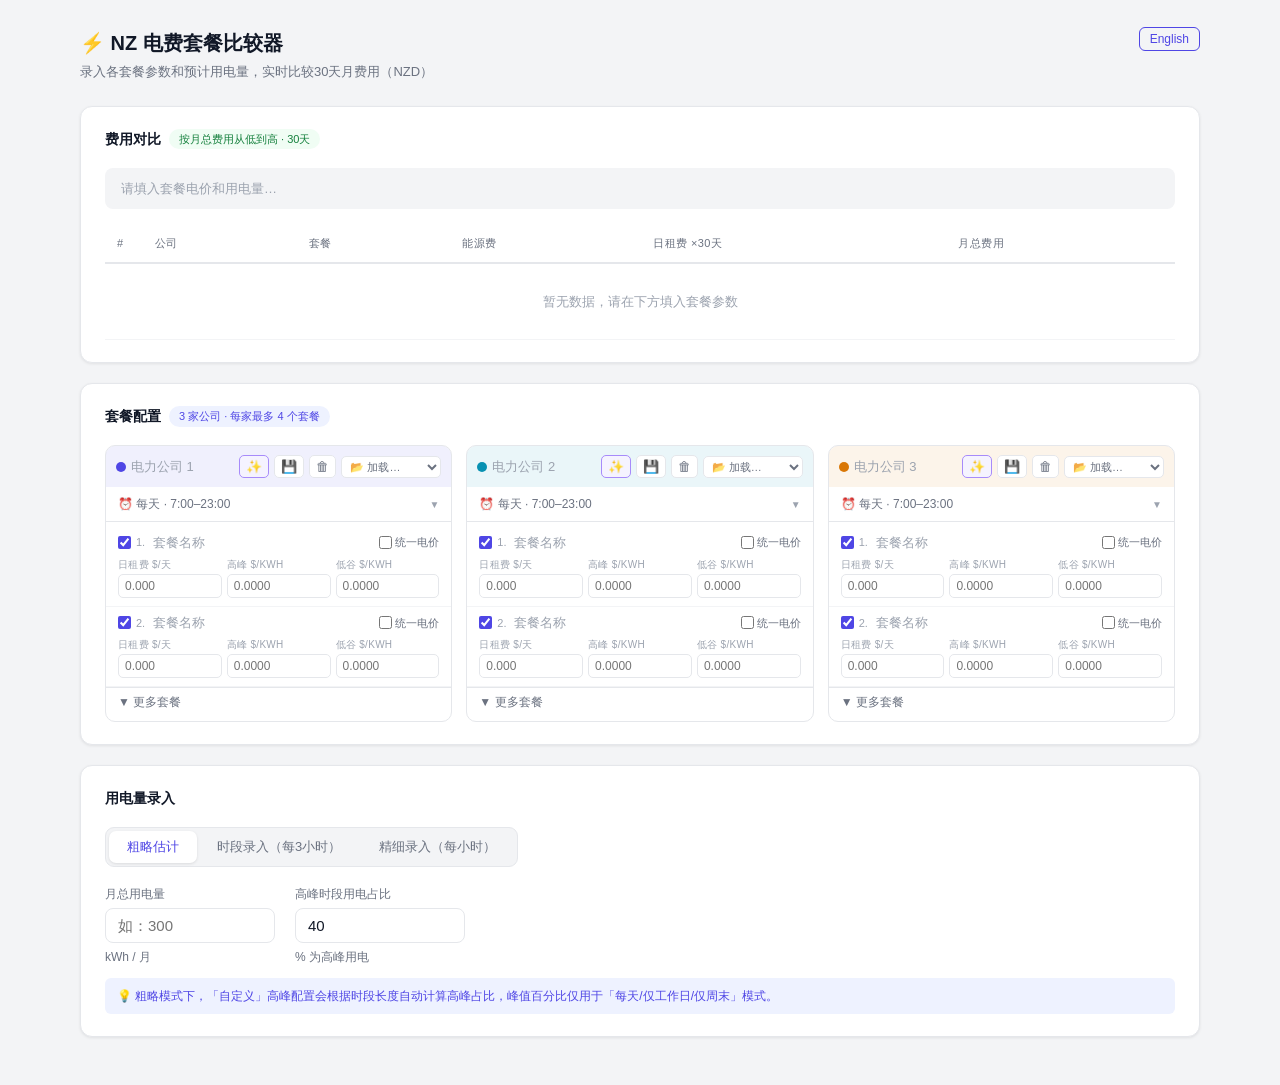
<file: index.html>
<!DOCTYPE html>
<html lang="zh-CN">
<head>
  <meta charset="UTF-8">
  <meta name="viewport" content="width=device-width, initial-scale=1.0">
  <title>NZ 电费套餐比较器</title>
  <link rel="stylesheet" href="style.css">
</head>
<body>
<div class="wrap">
  <div class="lang-sw"><a href="en.html">English</a></div>
  <h1>⚡ NZ 电费套餐比较器</h1>
  <p class="subtitle">录入各套餐参数和预计用电量，实时比较30天月费用（NZD）</p>

  <div class="card" id="resultsCard">
    <div class="sect-title">费用对比 <span class="pill pill-g">按月总费用从低到高 · 30天</span></div>
    <div class="sum-bar" id="sumBar"><span style="color:var(--light)">请填入套餐电价和用电量…</span></div>
    <div id="peakWarn"></div>
    <table>
      <thead>
        <tr>
          <th width="38">#</th><th>公司</th><th>套餐</th>
          <th>能源费</th><th>日租费 ×30天</th><th>月总费用</th>
        </tr>
      </thead>
      <tbody id="tBody"></tbody>
    </table>
  </div>

  <div class="card">
    <div class="sect-title">套餐配置 <span class="pill">3 家公司 · 每家最多 4 个套餐</span></div>
    <div class="co-grid" id="coGrid"></div>
  </div>

  <div class="card">
    <div class="sect-title">用电量录入</div>
    <div class="mode-bar">
      <button class="mb on" onclick="setMode('simple')">粗略估计</button>
      <button class="mb" onclick="setMode('slots')">时段录入（每3小时）</button>
      <button class="mb" onclick="setMode('hourly')">精细录入（每小时）</button>
    </div>
    <div id="usagePanel"></div>
  </div>
</div>

<!-- AI Modal -->
<div class="modal-overlay" id="aiModal">
  <div class="modal-box">
    <div class="modal-head">
      <span>✨ AI 自动填入套餐</span>
      <button class="modal-close" onclick="closeModal()">✕</button>
    </div>
    <div class="modal-body">
      <div class="api-row">
        <div class="field" style="flex:1">
          <label>OpenAI API Key</label>
          <input type="password" id="apiKeyInput" placeholder="sk-…" autocomplete="off"
            style="width:100%;padding:8px 10px;border:1px solid var(--border);border-radius:8px;font-size:13px;color:var(--text)">
        </div>
        <label class="save-key-lbl">
          <input type="checkbox" id="saveKeyCheck"> 记住
        </label>
      </div>
      <textarea class="ai-textarea" id="aiText"
        placeholder="将电力公司网站的定价页面文字复制粘贴到这里。包含套餐名称、电价（$/kWh）、日租费、高峰时段等信息即可，AI会自动识别并填入…"></textarea>
      <div class="ai-tip">💡 在电力公司网站找到定价页 → 全选文字（Ctrl+A）→ 复制 → 粘贴。API Key 只存在你本地浏览器，不经过任何服务器。</div>
      <div class="ai-status" id="aiStatus"></div>
      <button class="ai-run-btn" id="aiRunBtn" onclick="runAI()">✨ 解析并填入</button>
    </div>
  </div>
</div>

<div class="toast" id="toast"></div>

<script src="presets.js"></script>
<script src="common.js"></script>
<script src="zh.js"></script>
</body>
</html>
</file>
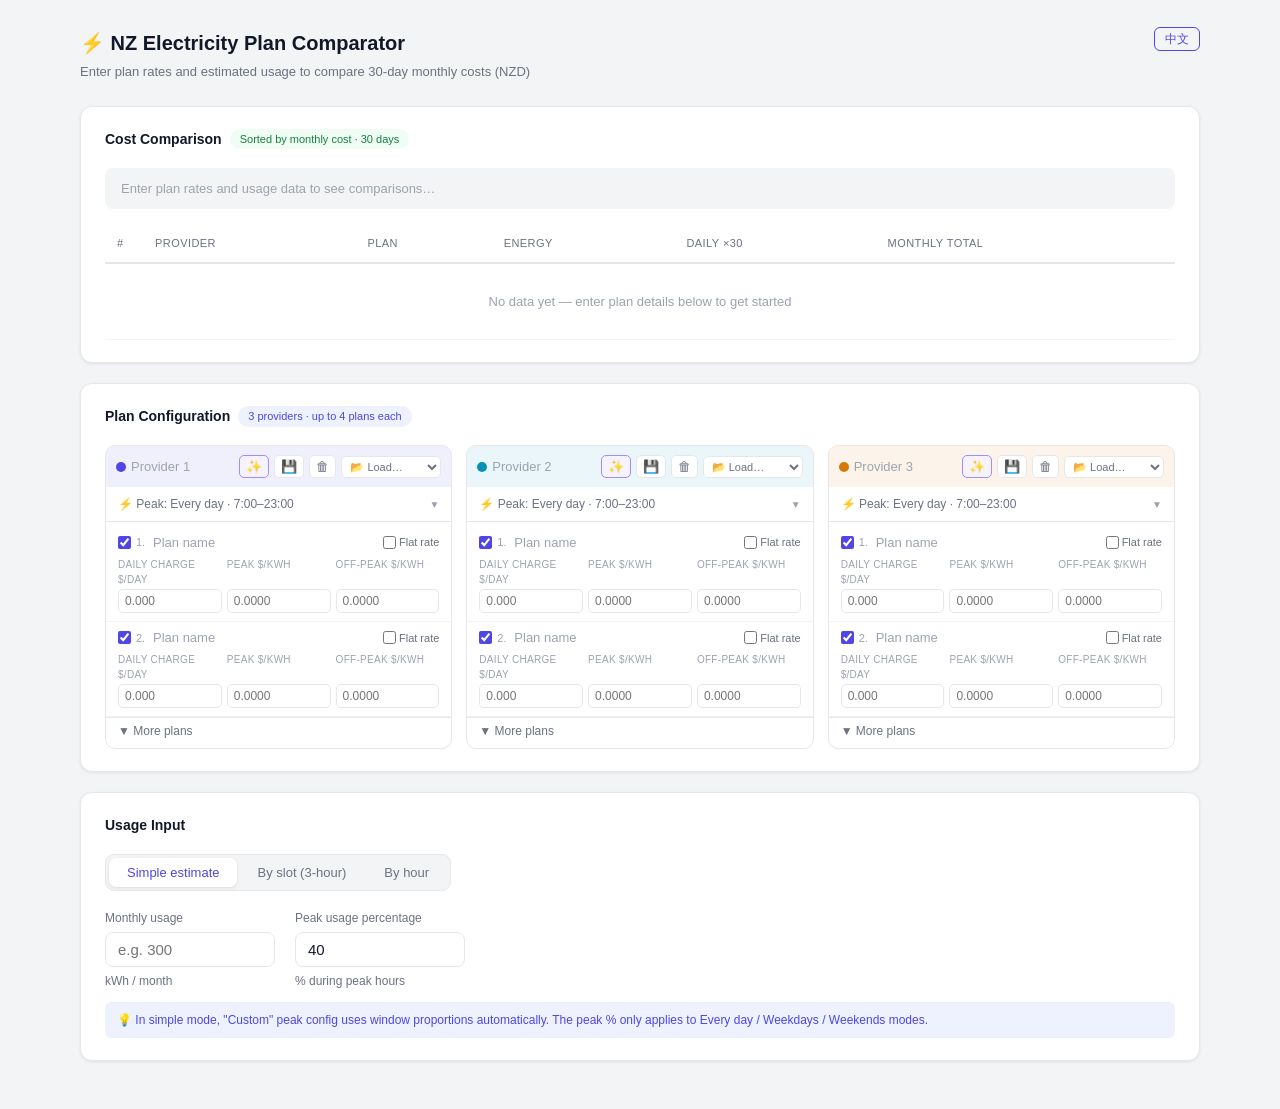
<file: en.html>
<!DOCTYPE html>
<html lang="en">
<head>
  <meta charset="UTF-8">
  <meta name="viewport" content="width=device-width, initial-scale=1.0">
  <title>NZ Electricity Plan Comparator</title>
  <link rel="stylesheet" href="style.css">
</head>
<body>
<div class="wrap">
  <div class="lang-sw"><a href="index.html">中文</a></div>
  <h1>⚡ NZ Electricity Plan Comparator</h1>
  <p class="subtitle">Enter plan rates and estimated usage to compare 30-day monthly costs (NZD)</p>

  <div class="card" id="resultsCard">
    <div class="sect-title">Cost Comparison <span class="pill pill-g">Sorted by monthly cost · 30 days</span></div>
    <div class="sum-bar" id="sumBar"><span style="color:var(--light)">Enter plan rates and usage to see comparisons…</span></div>
    <div id="peakWarn"></div>
    <table>
      <thead>
        <tr>
          <th width="38">#</th><th>Provider</th><th>Plan</th>
          <th>Energy</th><th>Daily ×30</th><th>Monthly total</th>
        </tr>
      </thead>
      <tbody id="tBody"></tbody>
    </table>
  </div>

  <div class="card">
    <div class="sect-title">Plan Configuration <span class="pill">3 providers · up to 4 plans each</span></div>
    <div class="co-grid" id="coGrid"></div>
  </div>

  <div class="card">
    <div class="sect-title">Usage Input</div>
    <div class="mode-bar">
      <button class="mb on" onclick="setMode('simple')">Simple estimate</button>
      <button class="mb" onclick="setMode('slots')">By slot (3-hour)</button>
      <button class="mb" onclick="setMode('hourly')">By hour</button>
    </div>
    <div id="usagePanel"></div>
  </div>
</div>

<!-- AI Modal -->
<div class="modal-overlay" id="aiModal">
  <div class="modal-box">
    <div class="modal-head">
      <span>✨ AI Auto-fill Plans</span>
      <button class="modal-close" onclick="closeModal()">✕</button>
    </div>
    <div class="modal-body">
      <div class="api-row">
        <div class="field" style="flex:1">
          <label>OpenAI API Key</label>
          <input type="password" id="apiKeyInput" placeholder="sk-…" autocomplete="off"
            style="width:100%;padding:8px 10px;border:1px solid var(--border);border-radius:8px;font-size:13px;color:var(--text)">
        </div>
        <label class="save-key-lbl">
          <input type="checkbox" id="saveKeyCheck"> Remember
        </label>
      </div>
      <textarea class="ai-textarea" id="aiText"
        placeholder="Paste the pricing page text from your electricity provider here. Include plan names, rates ($/kWh), daily charge, peak hours — AI will extract and fill in automatically…"></textarea>
      <div class="ai-tip">💡 Go to the provider's pricing page → select all text (Ctrl+A / Cmd+A) → copy → paste above. Your API key is stored only in your local browser.</div>
      <div class="ai-status" id="aiStatus"></div>
      <button class="ai-run-btn" id="aiRunBtn" onclick="runAI()">✨ Extract & Fill</button>
    </div>
  </div>
</div>

<div class="toast" id="toast"></div>

<script src="presets.js"></script>
<script src="common.js"></script>
<script src="en.js"></script>
</body>
</html>
</file>
<file: style.css>
/* ── Variables ── */
:root {
  --c0:#4f46e5; --c1:#0891b2; --c2:#d97706;
  --accent:#4f46e5; --accent-bg:#eef2ff;
  --green:#15803d; --green-bg:#f0fdf4;
  --amber-bg:#fffbeb;
  --border:#e5e7eb; --bg:#f3f4f6; --white:#fff;
  --text:#111827; --muted:#6b7280; --light:#9ca3af;
  --shadow:0 1px 3px rgba(0,0,0,0.08);
}
*{box-sizing:border-box;margin:0;padding:0}
body{font-family:-apple-system,BlinkMacSystemFont,'Segoe UI',Arial,sans-serif;background:var(--bg);color:var(--text);font-size:14px;line-height:1.5}
.wrap{max-width:1160px;margin:0 auto;padding:28px 20px;position:relative}
h1{font-size:20px;font-weight:700}
.subtitle{color:var(--muted);font-size:13px;margin-top:4px;margin-bottom:24px}
.card{background:var(--white);border-radius:12px;padding:22px 24px;margin-bottom:20px;box-shadow:var(--shadow);border:1px solid var(--border)}
.sect-title{font-size:14px;font-weight:600;margin-bottom:18px;display:flex;align-items:center;gap:8px}
.pill{font-size:11px;padding:2px 10px;border-radius:20px;font-weight:500;background:var(--accent-bg);color:var(--accent)}
.pill-g{background:var(--green-bg);color:var(--green)}

/* ── Language switcher ── */
.lang-sw{position:absolute;top:30px;right:20px;font-size:12px}
.lang-sw a{color:var(--accent);text-decoration:none;padding:4px 10px;border:1px solid var(--accent);border-radius:6px;transition:all .15s}
.lang-sw a:hover{background:var(--accent-bg)}

/* ── Company grid ── */
.co-grid{display:grid;grid-template-columns:repeat(3,1fr);gap:14px}
.co-box{border:1.5px solid var(--border);border-radius:10px;overflow:hidden}
.co-head{padding:9px 10px;display:flex;align-items:center;gap:5px;flex-wrap:wrap}
.co-dot{width:10px;height:10px;border-radius:50%;flex-shrink:0}
.co-name{flex:1;min-width:80px;font-size:13px;font-weight:600;border:none;background:transparent;outline:none}
.co-name::placeholder{color:var(--light);font-weight:400}
.hbtn{padding:3px 7px;border:1px solid var(--border);border-radius:5px;background:var(--white);font-size:11px;cursor:pointer;color:var(--muted);white-space:nowrap;transition:all .15s}
.hbtn:hover{border-color:var(--accent);color:var(--accent)}
.hbtn.ai{border-color:#a78bfa;color:#7c3aed;background:#f5f3ff}
.hbtn.ai:hover{background:#ede9fe}
.hbtn.ico{padding:3px 6px;font-size:13px}
.load-sel{padding:3px 4px;border:1px solid var(--border);border-radius:5px;font-size:11px;color:var(--muted);background:var(--white);cursor:pointer;max-width:100px}
.load-sel:focus{outline:none;border-color:var(--accent)}

/* ── Peak config ── */
.co-peak{padding:8px 12px 10px;font-size:12px;color:var(--muted);border-bottom:1px solid var(--border);display:flex;flex-direction:column;gap:6px}
.prow{display:flex;align-items:center;gap:5px;flex-wrap:wrap}
.prow span{white-space:nowrap}
.numinput{width:46px;padding:3px 5px;border:1px solid var(--border);border-radius:5px;font-size:12px;text-align:center;color:var(--text)}
.numinput:focus{outline:none;border-color:var(--accent)}
.numinput.sm{width:52px}
.rg{display:flex;gap:8px;flex-wrap:wrap}
.ro{display:flex;align-items:center;gap:3px;cursor:pointer;font-size:12px}
.ro input{cursor:pointer}
.extra-peak{background:var(--amber-bg);border-radius:7px;padding:7px 9px;display:flex;flex-direction:column;gap:6px}
.twin-peak{display:flex;flex-direction:column;gap:5px}
.twin-row{display:flex;align-items:center;gap:5px;flex-wrap:wrap}
.twin-label{font-size:11px;color:var(--muted);min-width:42px;font-weight:500}
.day-count-row{display:flex;gap:14px;align-items:center;flex-wrap:wrap;font-size:12px;color:var(--muted)}

/* ── Peak collapse toggle ── */
.peak-toggle{padding:8px 12px;display:flex;align-items:center;justify-content:space-between;border-bottom:1px solid var(--border);cursor:pointer;font-size:12px;color:var(--muted);user-select:none}
.peak-toggle:hover{background:var(--bg)}
.peak-chev{font-size:10px;color:var(--light)}

/* ── Packages ── */
.pkg-list{padding:4px 0}
.pkg-add{padding:7px 12px;font-size:12px;color:var(--accent);cursor:pointer;border:none;border-top:1px dashed #e5e7eb;background:transparent;width:100%;text-align:left}
.pkg-add:hover{background:var(--accent-bg)}
.pkg-more{padding:6px 12px;font-size:12px;color:var(--muted);cursor:pointer;border:none;border-top:1px solid var(--border);background:transparent;width:100%;text-align:left;display:flex;align-items:center;gap:5px}
.pkg-more:hover{background:var(--bg)}
.pkg-more-badge{font-size:10px;background:var(--accent-bg);color:var(--accent);border-radius:10px;padding:1px 7px;font-weight:600}
.pkg-row{padding:8px 12px;border-bottom:1px solid #f3f4f6}
.pkg-row:last-child{border-bottom:none}
.pkg-row.off{opacity:.35}
.pkg-top{display:flex;align-items:center;gap:5px;margin-bottom:6px}
.pkg-enable{cursor:pointer;accent-color:var(--accent);width:13px;height:13px;flex-shrink:0}
.pkg-num{font-size:11px;color:var(--light);min-width:12px}
.pkg-name{flex:1;font-size:13px;font-weight:500;border:none;background:transparent;outline:none;color:var(--text)}
.pkg-name::placeholder{color:var(--light);font-weight:400}
.flat-lbl{display:flex;align-items:center;gap:3px;font-size:11px;color:var(--muted);cursor:pointer;white-space:nowrap}
.pkg-rates{display:grid;grid-template-columns:repeat(3,1fr);gap:5px}
.rf{display:flex;flex-direction:column;gap:2px}
.rf .ri{margin-top:auto}
.rl{font-size:10px;color:var(--light);text-transform:uppercase;letter-spacing:.03em}
.ri{padding:4px 6px;border:1px solid var(--border);border-radius:5px;font-size:12px;color:var(--text);width:100%}
.ri:focus{outline:none;border-color:var(--accent)}
.ri:disabled{background:#f9fafb;color:var(--light)}

/* ── Mode bar ── */
.mode-bar{display:flex;background:var(--bg);border:1px solid var(--border);border-radius:9px;padding:3px;gap:2px;width:fit-content;margin-bottom:18px}
.mb{padding:7px 18px;border:none;background:transparent;border-radius:7px;font-size:13px;cursor:pointer;color:var(--muted);font-weight:500;transition:all .15s}
.mb.on{background:var(--white);color:var(--accent);box-shadow:0 1px 3px rgba(0,0,0,.1)}

/* ── Usage ── */
.urow{display:flex;gap:20px;flex-wrap:wrap;align-items:flex-end}
.field{display:flex;flex-direction:column;gap:5px}
.field label{font-size:12px;color:var(--muted);font-weight:500}
.field input[type=number]{padding:8px 12px;border:1px solid var(--border);border-radius:8px;font-size:15px;width:170px;color:var(--text)}
.field input[type=number]:focus{outline:none;border-color:var(--accent)}
.unit{font-size:12px;color:var(--muted)}
.tip{margin-top:12px;padding:9px 12px;background:var(--accent-bg);border-radius:6px;font-size:12px;color:var(--accent)}
.peak-warn{margin:10px 0 4px;padding:9px 13px;background:#fffbeb;border:1px solid #fcd34d;border-radius:6px;font-size:12px;color:#92400e;line-height:1.5}
.slots-grid{display:grid;grid-template-columns:repeat(4,1fr);gap:10px}
.sc{display:flex;flex-direction:column;gap:4px}
.sl{font-size:11px;color:var(--muted);text-align:center}
.si{padding:8px 4px;border:1px solid var(--border);border-radius:7px;font-size:13px;text-align:center;color:var(--text);width:100%}
.si:focus{outline:none;border-color:var(--accent)}
.h-grid{display:grid;grid-template-columns:repeat(8,1fr);gap:6px}
.hc{display:flex;flex-direction:column;gap:2px}
.hl{font-size:10px;color:var(--muted);text-align:center}
.hi{padding:5px 2px;border:1px solid var(--border);border-radius:5px;font-size:11px;text-align:center;color:var(--text);width:100%}
.hi:focus{outline:none;border-color:var(--accent)}
.usum{font-size:12px;color:var(--muted);margin-top:12px}
.usum strong{color:var(--text)}

/* ── Results ── */
#resultsCard{position:sticky;top:16px;z-index:5}
.sum-bar{display:flex;gap:16px;flex-wrap:wrap;padding:11px 16px;background:var(--bg);border-radius:8px;margin-bottom:16px;font-size:13px;color:var(--muted)}
.sv{font-weight:600;color:var(--text)}
.sv.g{color:var(--green)}
table{width:100%;border-collapse:collapse}
th{padding:10px 12px;text-align:left;font-size:11px;font-weight:500;color:var(--muted);text-transform:uppercase;letter-spacing:.04em;border-bottom:2px solid var(--border)}
td{padding:11px 12px;border-bottom:1px solid #f3f4f6;font-size:14px}
tbody tr:hover{background:var(--bg)}
tr.best{background:var(--green-bg)}
tr.best td{color:var(--green)}
tr.best .total{font-size:16px;font-weight:700}
.rk{display:inline-flex;align-items:center;justify-content:center;width:24px;height:24px;border-radius:50%;font-size:12px;font-weight:600;background:#f3f4f6;color:var(--muted)}
.rk.g1{background:#fef08a;color:#854d0e}
.dot{width:8px;height:8px;border-radius:50%;display:inline-block;margin-right:5px;vertical-align:middle}
.mono{font-family:'SF Mono',Monaco,'Courier New',monospace;font-weight:600}
.dim{color:var(--muted);font-size:13px}

/* ── AI Modal ── */
.modal-overlay{position:fixed;inset:0;background:rgba(0,0,0,.45);backdrop-filter:blur(3px);display:flex;align-items:center;justify-content:center;z-index:100;opacity:0;pointer-events:none;transition:opacity .2s}
.modal-overlay.open{opacity:1;pointer-events:all}
.modal-box{background:var(--white);border-radius:14px;width:540px;max-width:calc(100vw - 32px);max-height:90vh;overflow-y:auto;box-shadow:0 20px 60px rgba(0,0,0,.2)}
.modal-head{padding:18px 20px 14px;display:flex;align-items:center;justify-content:space-between;border-bottom:1px solid var(--border)}
.modal-head span{font-size:15px;font-weight:600}
.modal-close{border:none;background:transparent;font-size:18px;cursor:pointer;color:var(--light);line-height:1;padding:2px 6px}
.modal-close:hover{color:var(--text)}
.modal-body{padding:20px}
.api-row{display:flex;align-items:flex-end;gap:10px}
.save-key-lbl{display:flex;align-items:center;gap:4px;font-size:12px;color:var(--muted);cursor:pointer;white-space:nowrap;padding-bottom:8px}
.ai-textarea{width:100%;border:1px solid var(--border);border-radius:8px;padding:10px 12px;font-size:13px;resize:vertical;min-height:140px;color:var(--text);font-family:inherit;margin-top:14px}
.ai-textarea:focus{outline:none;border-color:var(--accent)}
.ai-tip{margin-top:10px;padding:9px 12px;background:#f5f3ff;border-radius:6px;font-size:12px;color:#6d28d9}
.ai-status{margin-top:12px;font-size:13px;min-height:18px}
.ai-run-btn{margin-top:16px;width:100%;padding:10px;background:#7c3aed;color:#fff;border:none;border-radius:8px;font-size:14px;font-weight:600;cursor:pointer;transition:background .15s}
.ai-run-btn:hover:not(:disabled){background:#6d28d9}
.ai-run-btn:disabled{opacity:.6;cursor:not-allowed}

/* ── Toast ── */
.toast{position:fixed;bottom:24px;right:24px;background:#111;color:#fff;padding:10px 16px;border-radius:8px;font-size:13px;z-index:200;opacity:0;transition:opacity .2s;pointer-events:none}
.toast.show{opacity:1}

/* ── Responsive ── */
@media(max-width:800px){
  .co-grid{grid-template-columns:1fr}
  .slots-grid{grid-template-columns:repeat(2,1fr)}
  .h-grid{grid-template-columns:repeat(4,1fr)}
  .mode-bar{flex-wrap:wrap;width:100%}
  .pkg-rates{grid-template-columns:1fr 1fr}
  table{display:block;overflow-x:auto;-webkit-overflow-scrolling:touch}
}
@media(max-width:520px){
  .wrap{padding:14px 10px}
  h1{font-size:17px}
  .card{padding:14px 12px;border-radius:10px}
  #resultsCard{position:static}
  .lang-sw{top:16px;right:10px}
  .sect-title{flex-wrap:wrap;gap:6px}
  .pill{font-size:10px}
  .sum-bar{flex-direction:column;gap:4px;align-items:flex-start}
  th,td{padding:6px 5px;font-size:12px;white-space:nowrap}
  .co-head{gap:3px}
  .load-sel{max-width:80px;font-size:10px}
  .hbtn.ico{font-size:12px;padding:3px 5px}
  .urow{flex-direction:column}
  .field{min-width:unset;width:100%}
  .h-grid{grid-template-columns:repeat(3,1fr)}
  .slots-grid{grid-template-columns:repeat(2,1fr)}
  .mode-bar{font-size:12px}
  .mb{padding:6px 12px}
  .rg{gap:5px}
}
</file>
